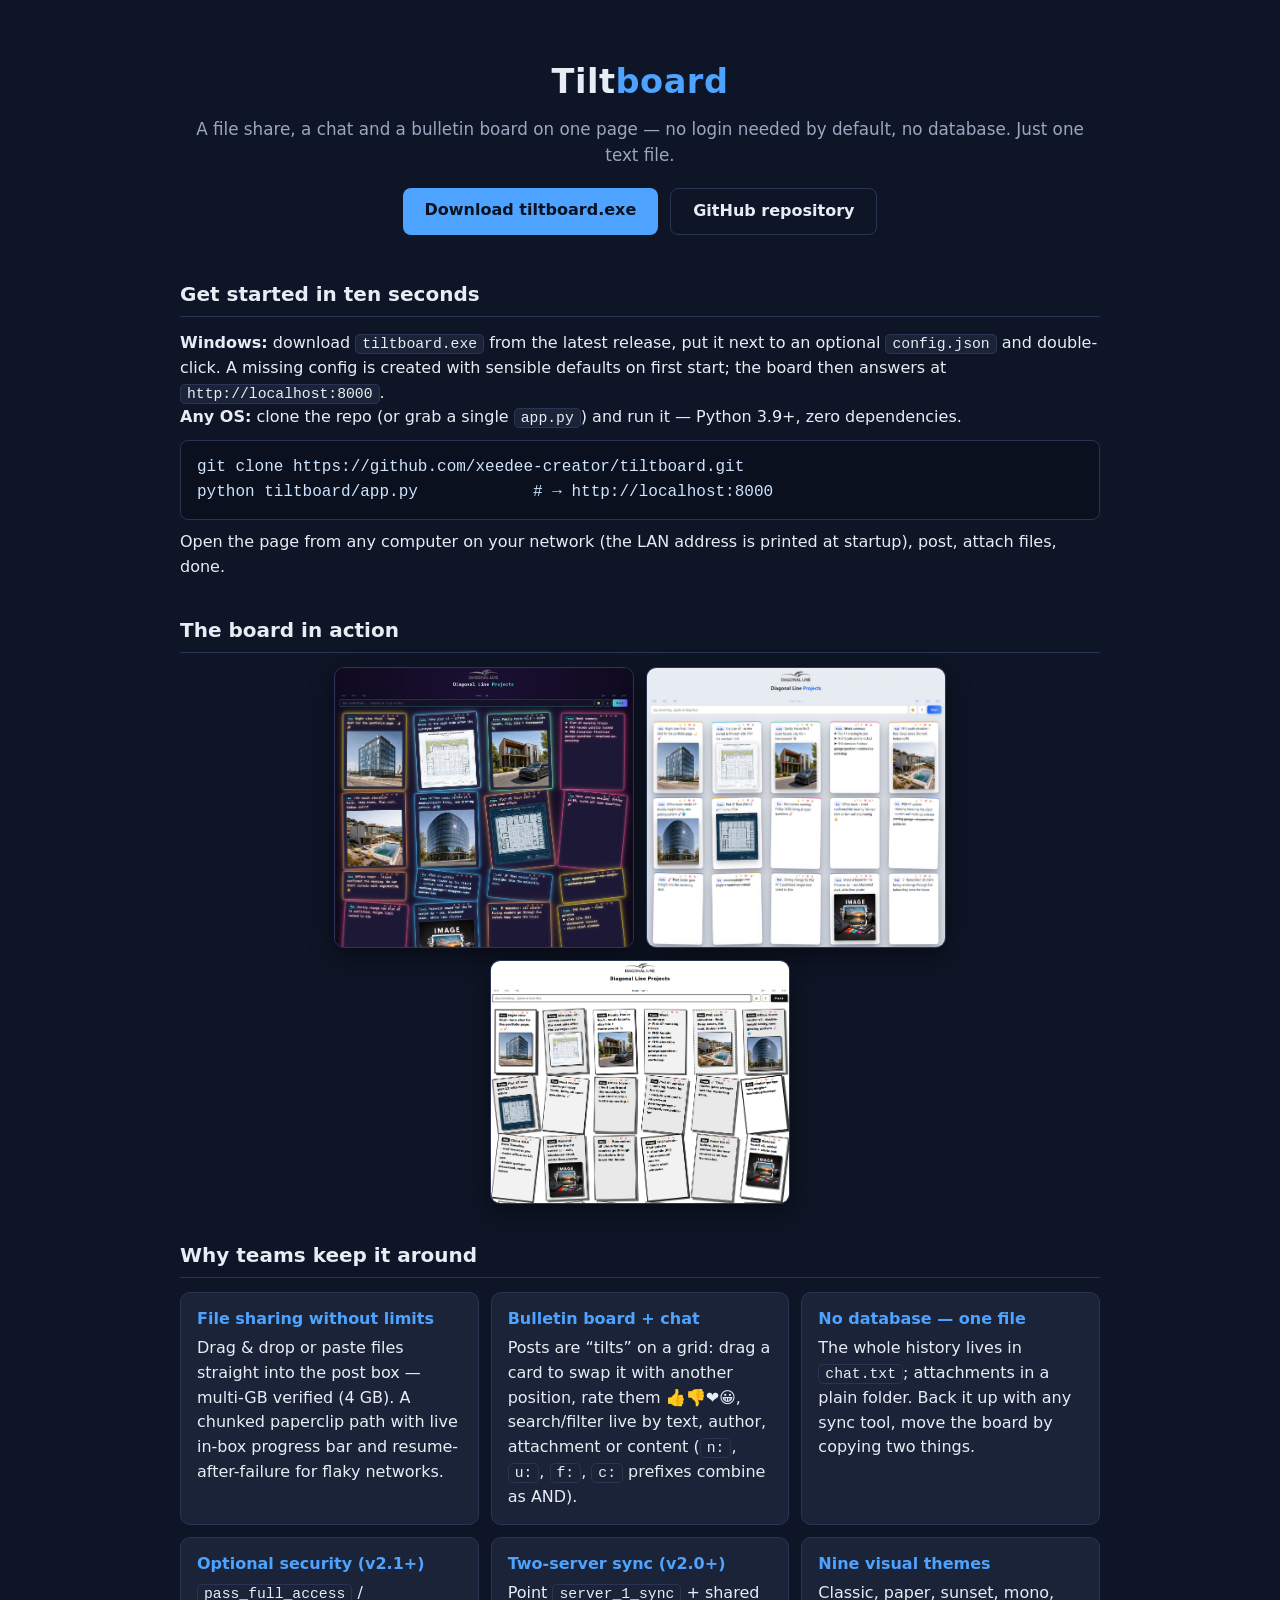
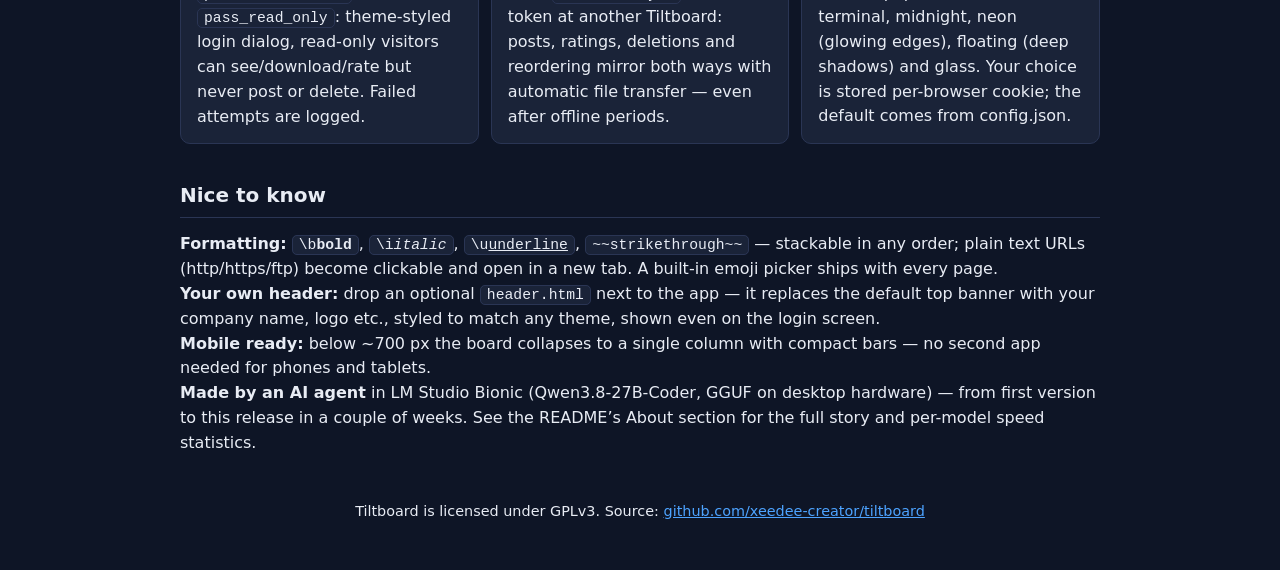
<file: docs/index.html>
<!DOCTYPE html>
<html lang="en">
<head>
<meta charset="utf-8">
<meta name="viewport" content="width=device-width, initial-scale=1">
<title>Tiltboard — File share, chat &amp; bulletin board on one page</title>
<meta name="description" content="Tiltboard is a self-hosted file sharing, chat and bulletin board in a single page: drag & drop uploads of multi-GB files, card ratings, nine visual themes, optional full/read-only login passwords and two-server repository synchronisation. No database — all history lives in one text file.">
<meta name="keywords" content="file sharing, chat, bulletin board, self-hosted, no database, python http server, drag and drop upload, big files, windows exe, image share, team collaboration, sync mirror">
<link rel="canonical" href="https://xeedee-creator.github.io/tiltboard/">
<meta property="og:type" content="website">
<meta property="og:title" content="Tiltboard — File share, chat &amp; bulletin board on one page">
<meta property="og:description" content="Self-hosted file sharing + chat + bulletin board with big-file uploads, ratings and server sync. No database — just one text file. Download the .exe or run app.py.">
<meta property="og:url" content="https://xeedee-creator.github.io/tiltboard/">
<meta property="og:image" content="https://xeedee-creator.github.io/tiltboard/screenshots/app_sample01.jpg">
<meta name="twitter:card" content="summary_large_image">
<link rel="icon" href="app_ico_48x48.png">
<style>
  :root { --bg:#0e1526; --panel:#1a2338; --text:#e8ecf4; --dim:#9aa7c0; --accent:#4da3ff; --border:#2a3554; }
  * { box-sizing:border-box; margin:0; padding:0; }
  body { font-family:"Segoe UI", system-ui, Arial, sans-serif; background:var(--bg); color:var(--text); line-height:1.55; }
  .wrap { max-width:960px; margin:0 auto; padding:24px 20px 48px; }
  header { text-align:center; padding:32px 0 8px; }
  h1 { font-size:2.1rem; letter-spacing:.5px; }
  h1 .board { color:var(--accent); }
  .tagline { color:var(--dim); margin-top:8px; font-size:1.05rem; }
  h2 { margin:36px 0 14px; font-size:1.25rem; border-bottom:1px solid var(--border); padding-bottom:6px; }
  p, li { color:var(--text); }
  ul.grid { list-style:none; display:grid; grid-template-columns:repeat(auto-fit,minmax(260px,1fr)); gap:12px; }
  ul.grid li { background:var(--panel); border:1px solid var(--border); border-radius:10px; padding:14px 16px; }
  ul.grid b { color:var(--accent); display:block; margin-bottom:4px; }
  .shots { display:flex; flex-wrap:wrap; gap:12px; justify-content:center; }
  .shots img { max-width:300px; width:100%; border-radius:10px; border:1px solid var(--border); box-shadow:0 8px 24px rgba(0,0,0,.45); }
  .cta { display:flex; gap:12px; justify-content:center; margin-top:20px; flex-wrap:wrap; }
  a.btn { text-decoration:none; font-weight:600; padding:10px 22px; border-radius:8px; background:var(--accent); color:#0b1220; }
  a.btn.alt { background:transparent; color:var(--text); border:1px solid var(--border); }
  code, pre { font-family:Consolas, monospace; }
  code { background:var(--panel); border:1px solid var(--border); padding:1px 6px; border-radius:5px; font-size:.92em; }
  pre { background:#0a101d; border:1px solid var(--border); border-radius:8px; padding:14px 16px; overflow-x:auto; margin:10px 0; color:#cfe3ff; }
  footer { text-align:center; color:var(--dim); margin-top:44px; font-size:.9rem; }
  a { color:var(--accent); }
</style>
</head>
<body>
<div class="wrap">

<header>
  <h1>Tilt<span class="board">board</span></h1>
  <p class="tagline">A file share, a chat and a bulletin board on one page — no login needed by default, no database. Just one text file.</p>
  <div class="cta">
    <a class="btn" href="https://github.com/xeedee-creator/tiltboard/releases/latest">Download tiltboard.exe</a>
    <a class="btn alt" href="https://github.com/xeedee-creator/tiltboard">GitHub repository</a>
  </div>
</header>

<section id="install">
  <h2>Get started in ten seconds</h2>
  <p><b>Windows:</b> download <code>tiltboard.exe</code> from the latest release, put it next to an optional <code>config.json</code> and double-click. A missing config is created with sensible defaults on first start; the board then answers at <code>http://localhost:8000</code>.</p>
  <p><b>Any OS:</b> clone the repo (or grab a single <code>app.py</code>) and run it — Python 3.9+, zero dependencies.</p>
<pre>git clone https://github.com/xeedee-creator/tiltboard.git
python tiltboard/app.py            # → http://localhost:8000</pre>
  <p>Open the page from any computer on your network (the LAN address is printed at startup), post, attach files, done.</p>
</section>

<section id="screens">
  <h2>The board in action</h2>
  <div class="shots">
    <img src="screenshots/app_sample01.jpg" alt="Tiltboard glass theme — architecture project board with attached blueprint images and ratings">
    <img src="screenshots/app_sample02.jpg" alt="Tiltboard neon theme — chat posts on a dark blue glowing grid">
    <img src="screenshots/app_sample03.jpg" alt="Tiltboard floating theme — cards with deep soft shadows over a silver-grey background">
  </div>
</section>

<section id="features">
  <h2>Why teams keep it around</h2>
  <ul class="grid">
    <li><b>File sharing without limits</b>Drag &amp; drop or paste files straight into the post box — multi-GB verified (4&nbsp;GB). A chunked paperclip path with live in-box progress bar and resume-after-failure for flaky networks.</li>
    <li><b>Bulletin board + chat</b>Posts are “tilts” on a grid: drag a card to swap it with another position, rate them 👍👎❤😀, search/filter live by text, author, attachment or content (<code>n:</code>, <code>u:</code>, <code>f:</code>, <code>c:</code> prefixes combine as AND).</li>
    <li><b>No database — one file</b>The whole history lives in <code>chat.txt</code>; attachments in a plain folder. Back it up with any sync tool, move the board by copying two things.</li>
    <li><b>Optional security (v2.1+)</b><code>pass_full_access</code> / <code>pass_read_only</code>: theme-styled login dialog, read-only visitors can see/download/rate but never post or delete. Failed attempts are logged.</li>
    <li><b>Two-server sync (v2.0+)</b>Point <code>server_1_sync</code> + shared token at another Tiltboard: posts, ratings, deletions and reordering mirror both ways with automatic file transfer — even after offline periods.</li>
    <li><b>Nine visual themes</b>Classic, paper, sunset, mono, terminal, midnight, neon (glowing edges), floating (deep shadows) and glass. Your choice is stored per-browser cookie; the default comes from config.json.</li>
  </ul>
</section>

<section id="details">
  <h2>Nice to know</h2>
  <p><b>Formatting:</b> <code>\b<b>bold</b></code>, <code>\i<i>italic</i></code>, <code>\u<u>underline</u></code>, <code>~~strikethrough~~</code> — stackable in any order; plain text URLs (http/https/ftp) become clickable and open in a new tab. A built-in emoji picker ships with every page.</p>
  <p><b>Your own header:</b> drop an optional <code>header.html</code> next to the app — it replaces the default top banner with your company name, logo etc., styled to match any theme, shown even on the login screen.</p>
  <p><b>Mobile ready:</b> below ~700&nbsp;px the board collapses to a single column with compact bars — no second app needed for phones and tablets.</p>
  <p><b>Made by an AI agent</b> in LM Studio Bionic (Qwen3.8-27B-Coder, GGUF on desktop hardware) — from first version to this release in a couple of weeks. See the README’s About section for the full story and per-model speed statistics.</p>
</section>

<footer>
  <p>Tiltboard is licensed under GPLv3. Source: <a href="https://github.com/xeedee-creator/tiltboard">github.com/xeedee-creator/tiltboard</a></p>
</footer>

</div>
</body>
</html>
</file>
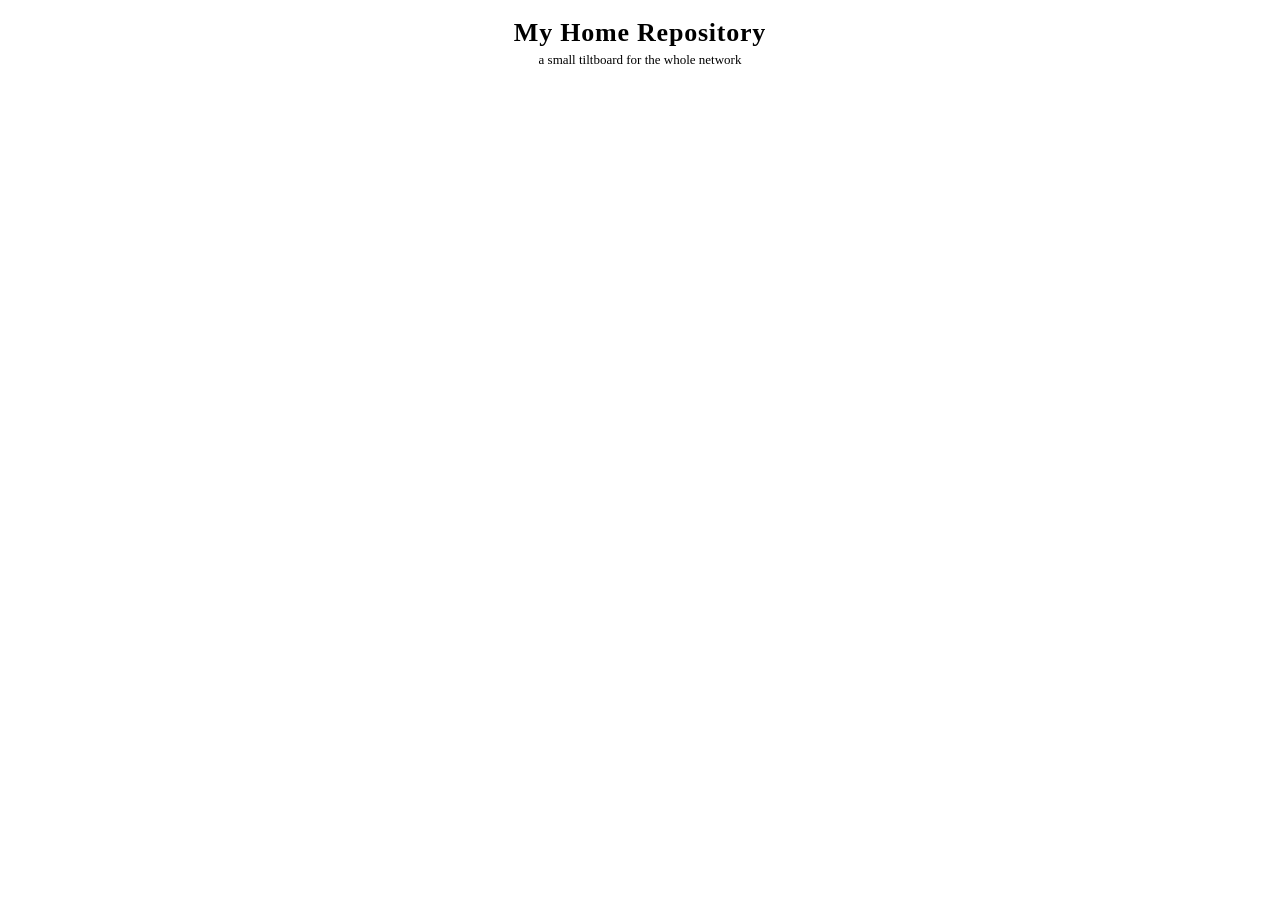
<file: header.example.html>
<!-- ============================================================================
  Tiltboard — optional page-top header (v1.15.0)

  HOW TO USE
  1. Copy this file next to app.py and rename it:
       - "header.html"            -> shown in every theme (uses the active theme's colors)
       - "header.<style>.html"    -> e.g. header.neon.html, only used when that style
                                     is the configured default (power-user override)
  2. Edit freely: text, logo image, links... plain HTML fragments, no <html>/<body> needed.
     Images go into a "logo" folder next to app.py and are referenced as
     /logo/<name> — the server serves that folder inline (since v1.16.1).
  3. Just refresh the browser — the file is read on every page load, NO server restart.

  STYLING HOOKS (defined by each theme in styles/*.css)
    var(--tb-ink)     main text color of the active theme
    var(--tb-accent)  accent / highlight color of the active theme
    var(--tb-muted)   secondary, faded text color
  Use these instead of hard-coded colors and one header file works in all themes.
  You may also include your own <style> block below — class names starting with
  "tb-header" keep it from colliding with the app's CSS.

  If no header*.html file exists, the board renders exactly as before.
============================================================================= -->

<style>
  .tb-header { text-align: center; padding: 10px 4px 22px; }
  .tb-header img { max-height: 56px; margin-bottom: 8px; }
  .tb-header h1  { font-size: 26px; margin: 0; color: var(--tb-ink); letter-spacing: .03em; }
  .tb-header p   { margin: 4px 0 0; font-size: 13px; color: var(--tb-muted); }
  .tb-header h1 span { color: var(--tb-accent); }
</style>

<div class="tb-header">
  <!-- <img src="/logo/<your-logo>.jpg" alt="logo"> -->
  <h1>My Home <span>Repository</span></h1>
  <p>a small tiltboard for the whole network</p>
</div>
</file>
